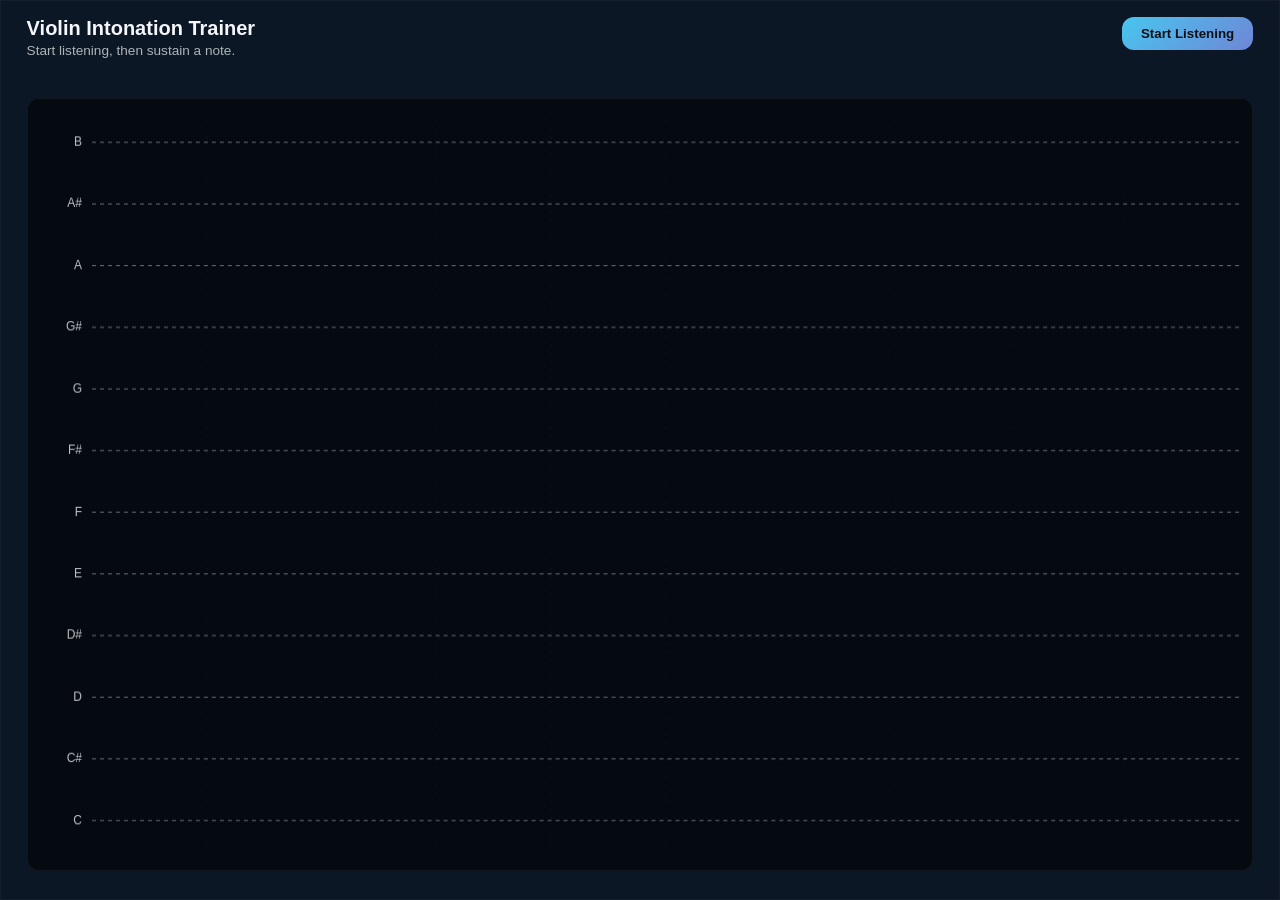
<file: index.html>
<!DOCTYPE html>
<html lang="en">
  <head>
    <meta charset="UTF-8" />
    <meta name="viewport" content="width=device-width, initial-scale=1.0" />
    <title>Violin Intonation Trainer</title>
    <link rel="stylesheet" href="styles.css" />
  </head>
  <body>
    <main class="app">
      <header class="app__header">
        <div class="app__title">
          <h1>Violin Intonation Trainer</h1>
          <p>Start listening, then sustain a note.</p>
        </div>
        <button id="start-button" class="app__start">Start Listening</button>
        <p id="status-message" class="app__status"></p>
      </header>
      <section class="app__visualizer">
        <canvas id="pitch-canvas"></canvas>
      </section>
      <section id="readouts-container" class="app__readout">
        <div>
          <span class="readout__label">Frequency</span>
          <span id="frequency" class="readout__value">— Hz</span>
        </div>
        <div>
          <span class="readout__label">Note</span>
          <span id="note" class="readout__value">—</span>
        </div>
        <div>
          <span class="readout__label">Cents</span>
          <span id="cents" class="readout__value">— ¢</span>
        </div>
      </section>
<!--      <footer class="app__footer">-->
<!--        Uses your microphone and the YIN pitch detection algorithm (A4 = 440 Hz).-->
<!--      </footer>-->
    </main>
    <script type="module" src="main.js"></script>
  </body>
</html>
</file>
<file: styles.css>
* {
  box-sizing: border-box;
  margin: 0;
  padding: 0;
}

html,
body {
  height: 100%;
}

body {
  font-family: -apple-system, BlinkMacSystemFont, "Segoe UI", sans-serif;
  background: #0c1118;
  color: #f4f6f8;
  min-height: 100vh;
  display: flex;
  flex-direction: column;
}

.app {
  flex: 1;
  display: grid;
  grid-template-rows: min-content 1fr min-content;
  grid-template-columns: minmax(0, 1fr);
  gap: 0.75rem;
  padding: 1rem clamp(1rem, 2vw, 2rem);
  background: rgba(13, 25, 41, 0.82);
  border: 1px solid rgba(255, 255, 255, 0.04);
  border-radius: 0;
  backdrop-filter: blur(8px);
  margin: 0;
  width: 100%;
}
.app__header {
  display: flex;
  align-items: flex-start;
  justify-content: space-between;
  gap: 0.75rem;
  flex-wrap: wrap;
}

.app__title {
  display: flex;
  flex-direction: column;
  gap: 0.2rem;
  flex: 1 1 auto;
}

.app__title h1 {
  font-size: 1.25rem;
  font-weight: 600;
}

.app__title p {
  font-size: 0.85rem;
  color: rgba(244, 246, 248, 0.7);
}

.app__status {
  font-size: 0.75rem;
  color: rgba(244, 246, 248, 0.6);
  flex: 1 1 100%;
  text-align: right;
  min-height: 1rem;
  order: 3;
}

.app__start {
  appearance: none;
  border: none;
  border-radius: 0.75rem;
  background: linear-gradient(135deg, #48c6ef 0%, #6f86d6 100%);
  padding: 0.55rem 1.2rem;
  color: #0c1118;
  font-weight: 600;
  cursor: pointer;
  transition: transform 0.15s ease, box-shadow 0.15s ease, opacity 0.15s ease;
  order: 2;
}

.app__start:disabled {
  cursor: default;
  opacity: 0.6;
}

.app__start:not(:disabled):hover {
  transform: translateY(-1px);
  box-shadow: 0 8px 16px rgba(111, 134, 214, 0.25);
}

.app__visualizer {
  position: relative;
  min-height: 240px;
  height: 100%;
  border-radius: 12px;
  background: rgba(6, 10, 17, 0.92);
  border: 1px solid rgba(255, 255, 255, 0.05);
  overflow: hidden;
  display: flex;
}

.app__visualizer canvas {
  flex: 1;
  width: 100%;
  height: 100%;
  display: block;
}

.app__readout {
  display: flex;
  justify-content: flex-end;
  gap: 1rem;
  font-size: 0.8rem;
  color: rgba(244, 246, 248, 0.75);
  padding: 0.4rem 0;
  flex-wrap: wrap;
}

.app__readout > div {
  display: inline-flex;
  align-items: baseline;
  gap: 0.25rem;
}

.app__footer {
  font-size: 0.75rem;
  color: rgba(244, 246, 248, 0.5);
  text-align: right;
}

.readout__label {
  text-transform: uppercase;
  letter-spacing: 0.08em;
  margin-right: 0.2rem;
  color: rgba(244, 246, 248, 0.5);
}

.readout__value {
  font-variant-numeric: tabular-nums;
  font-weight: 600;
}
</file>
